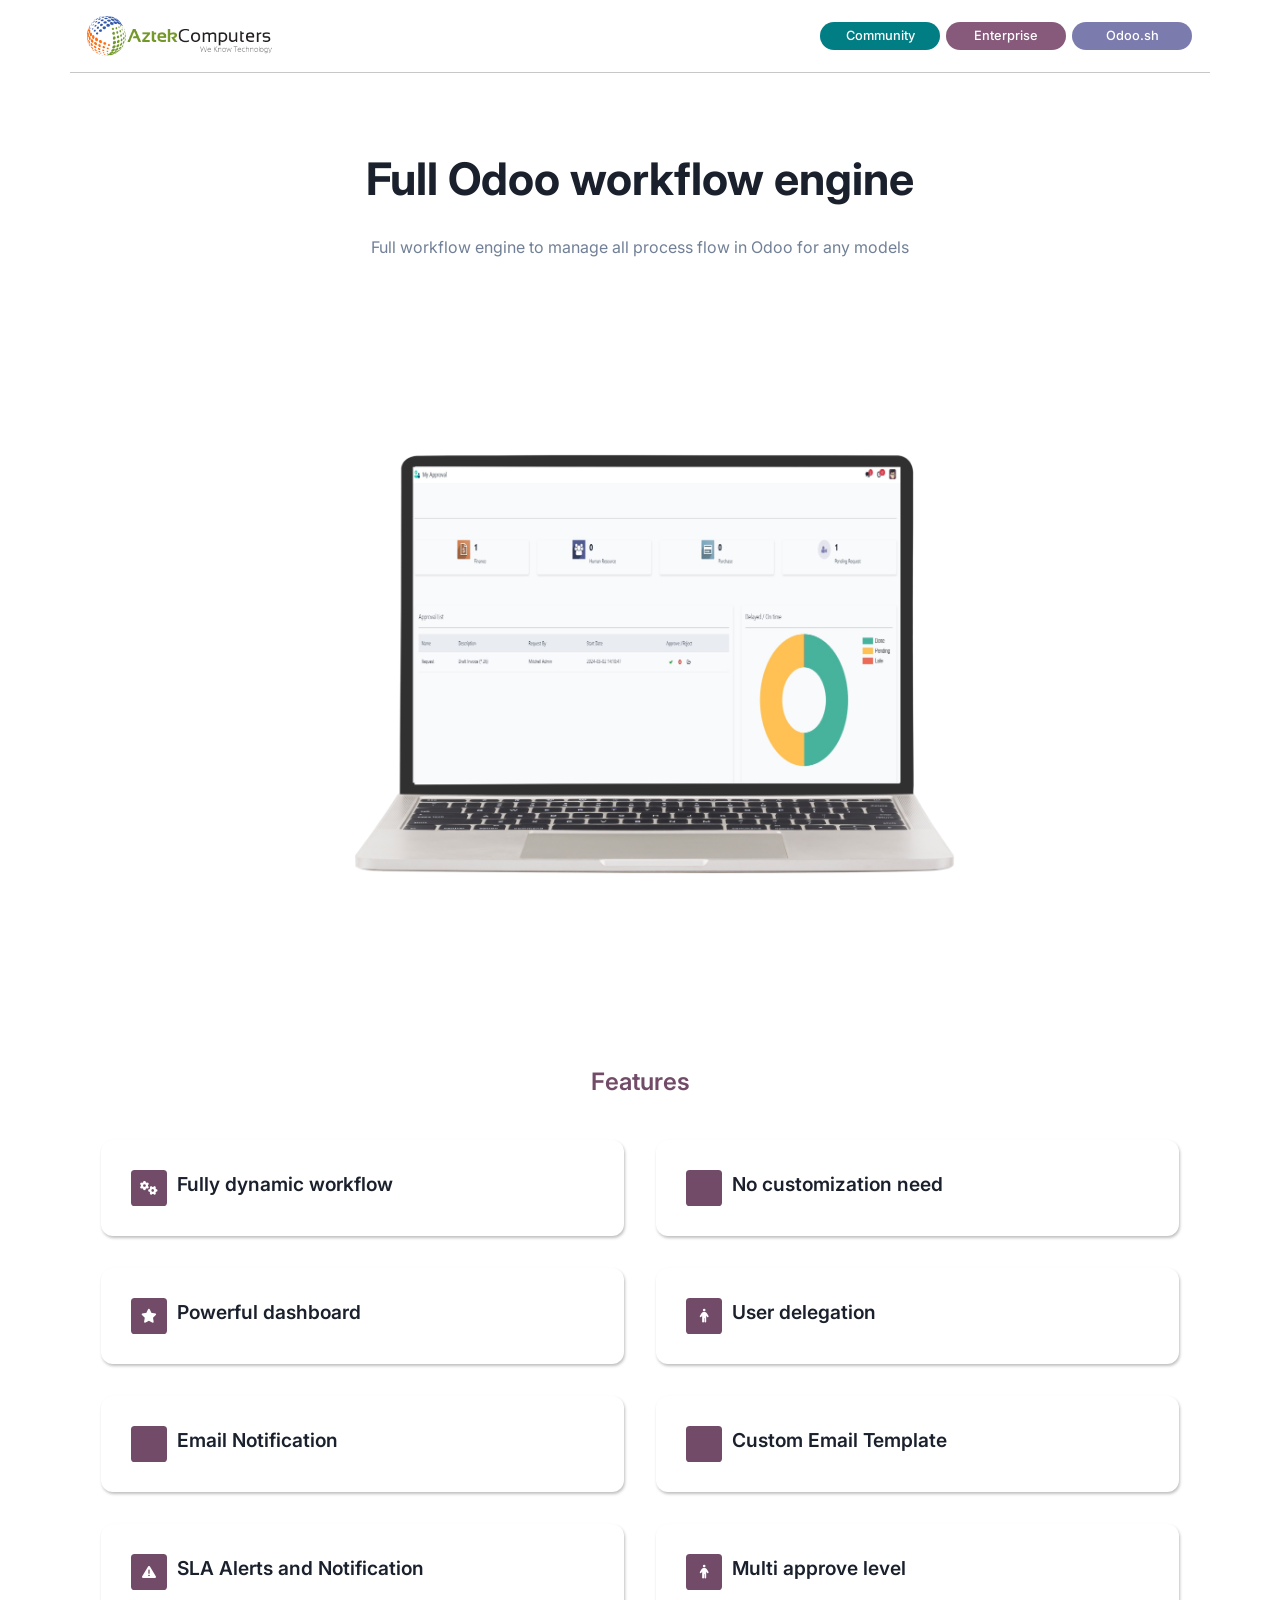
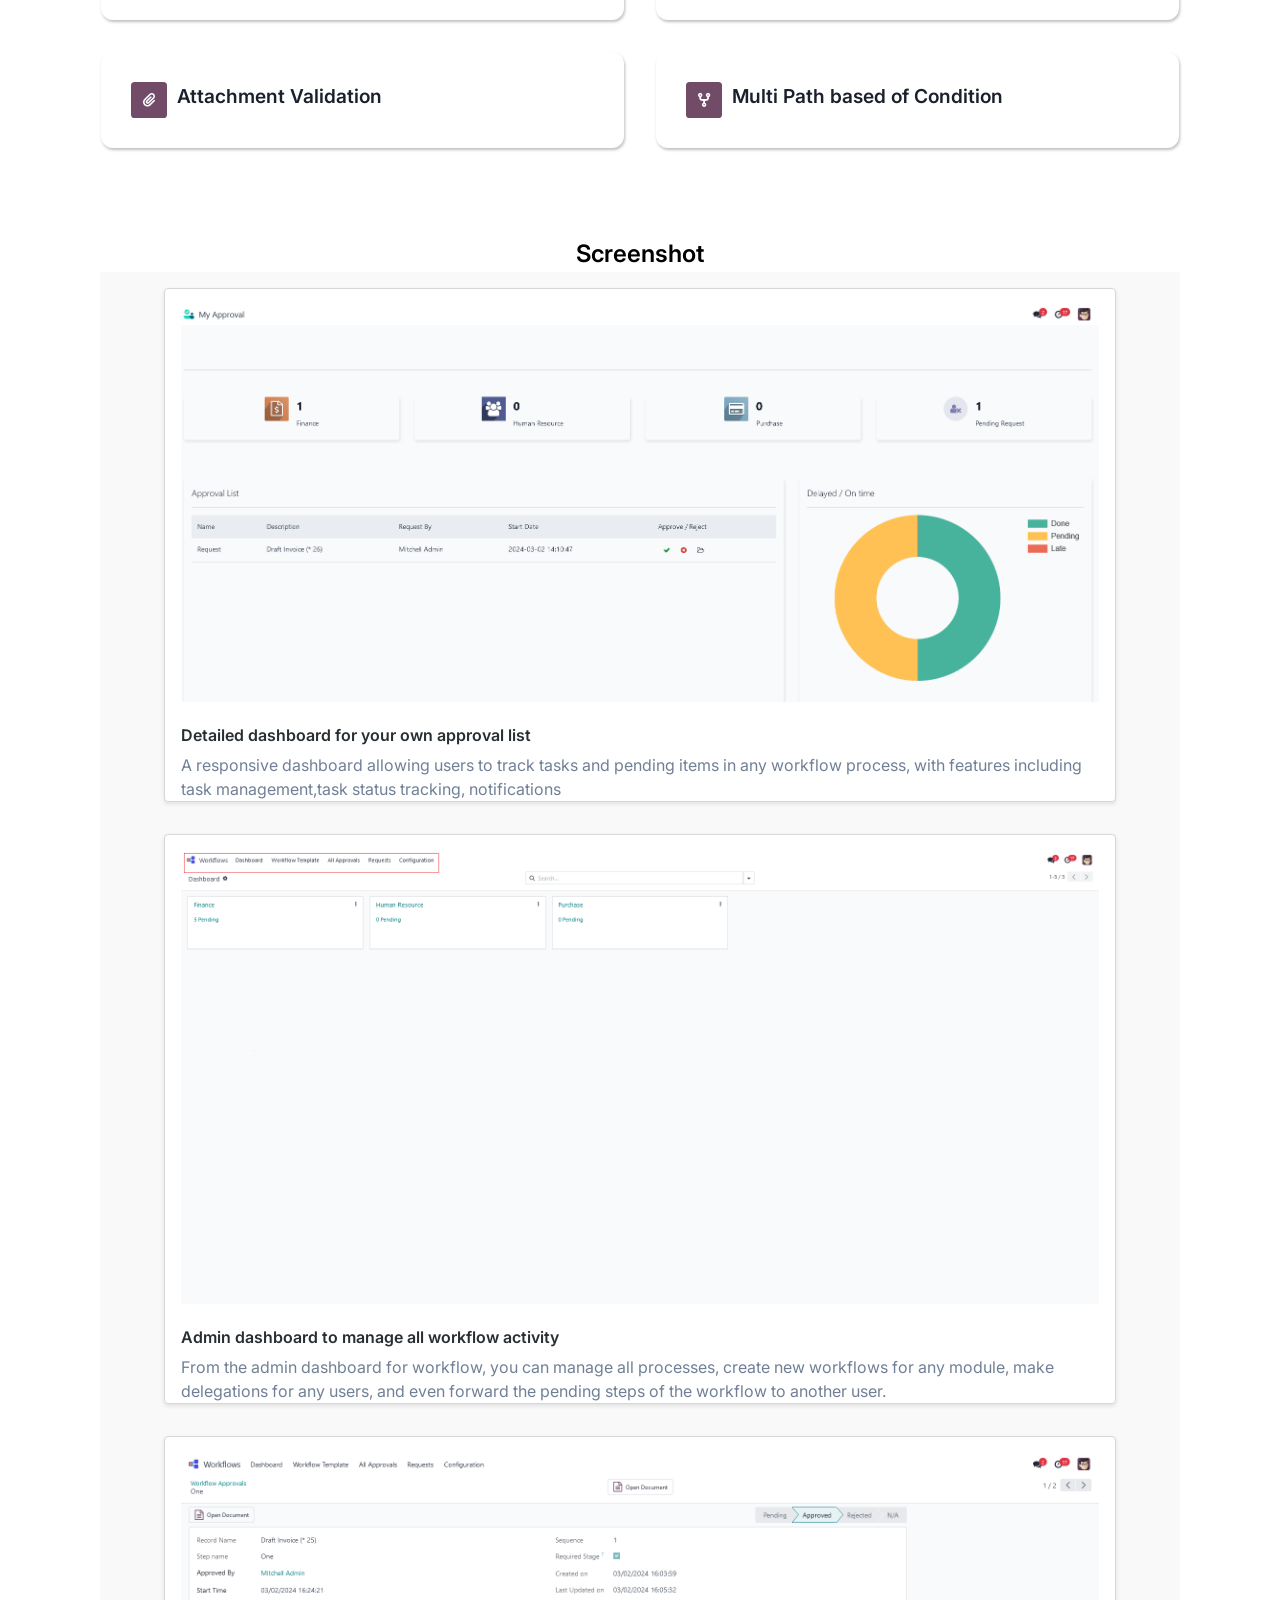
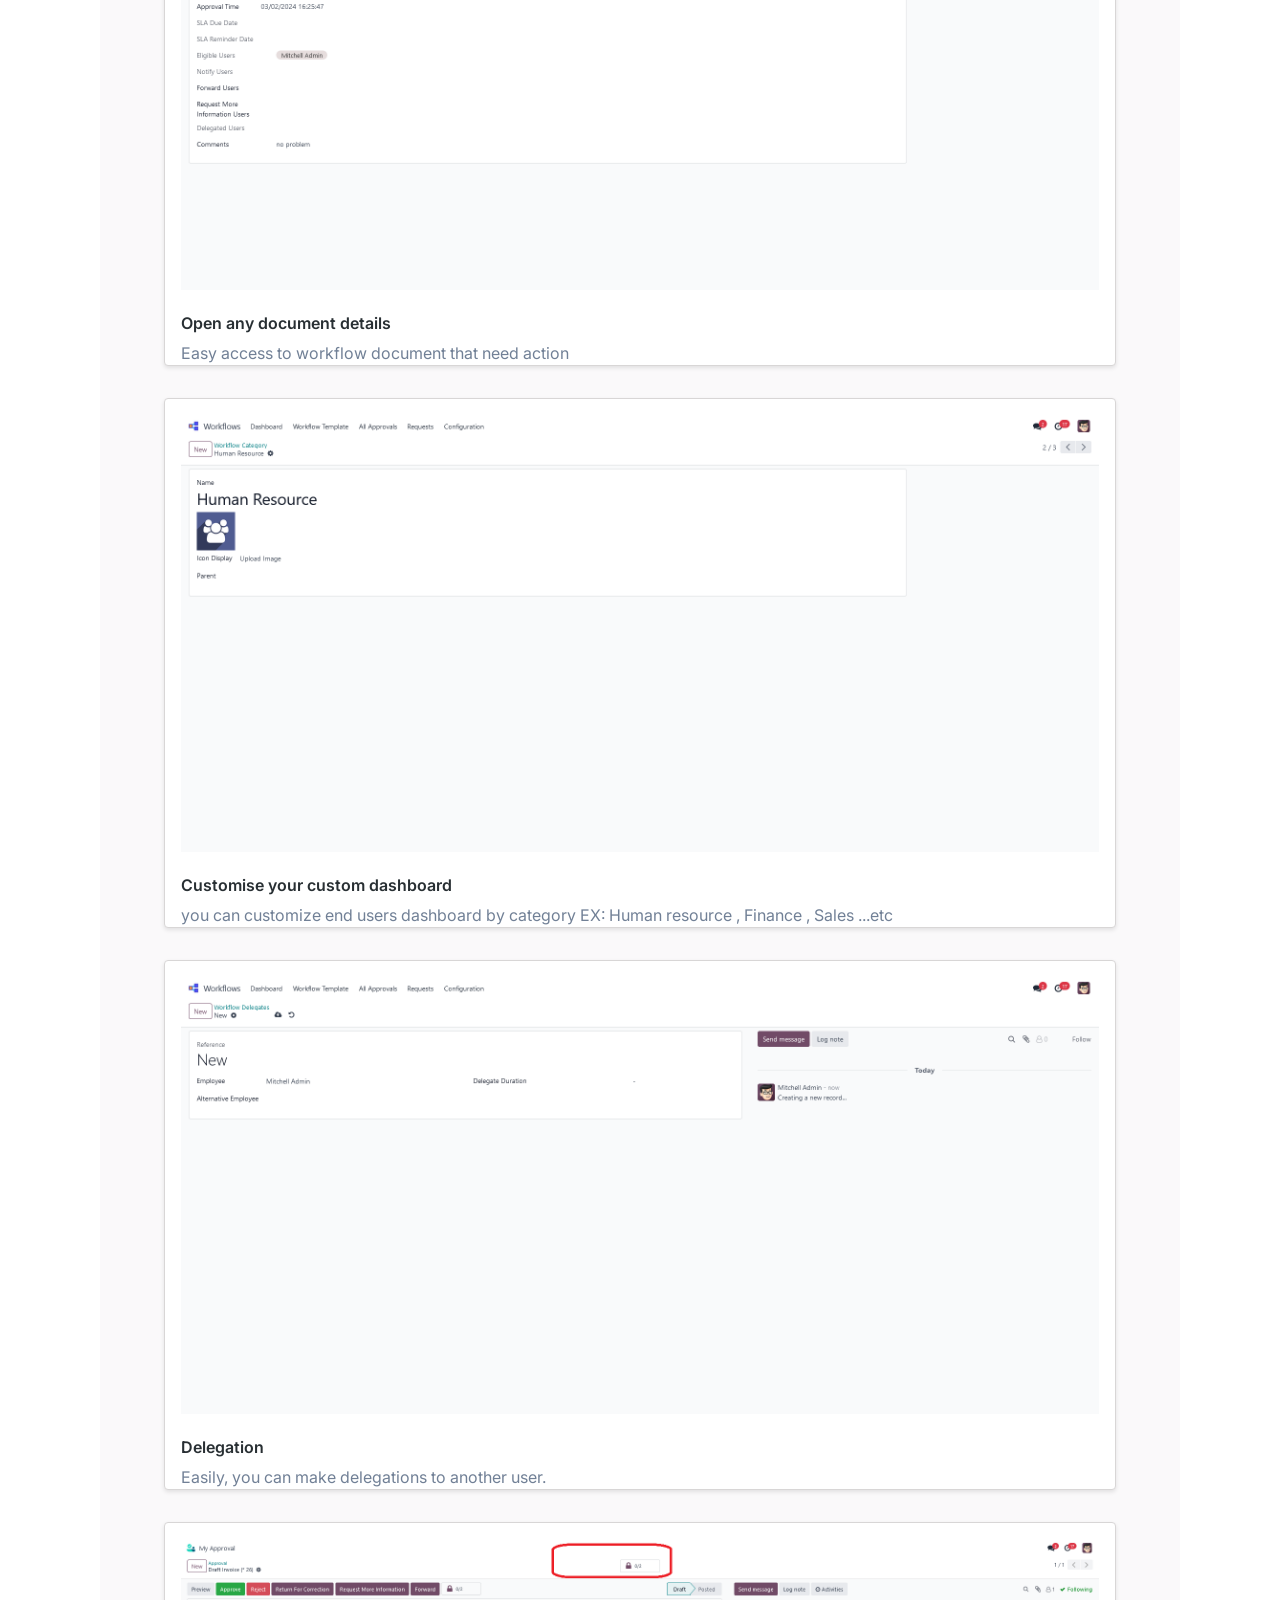
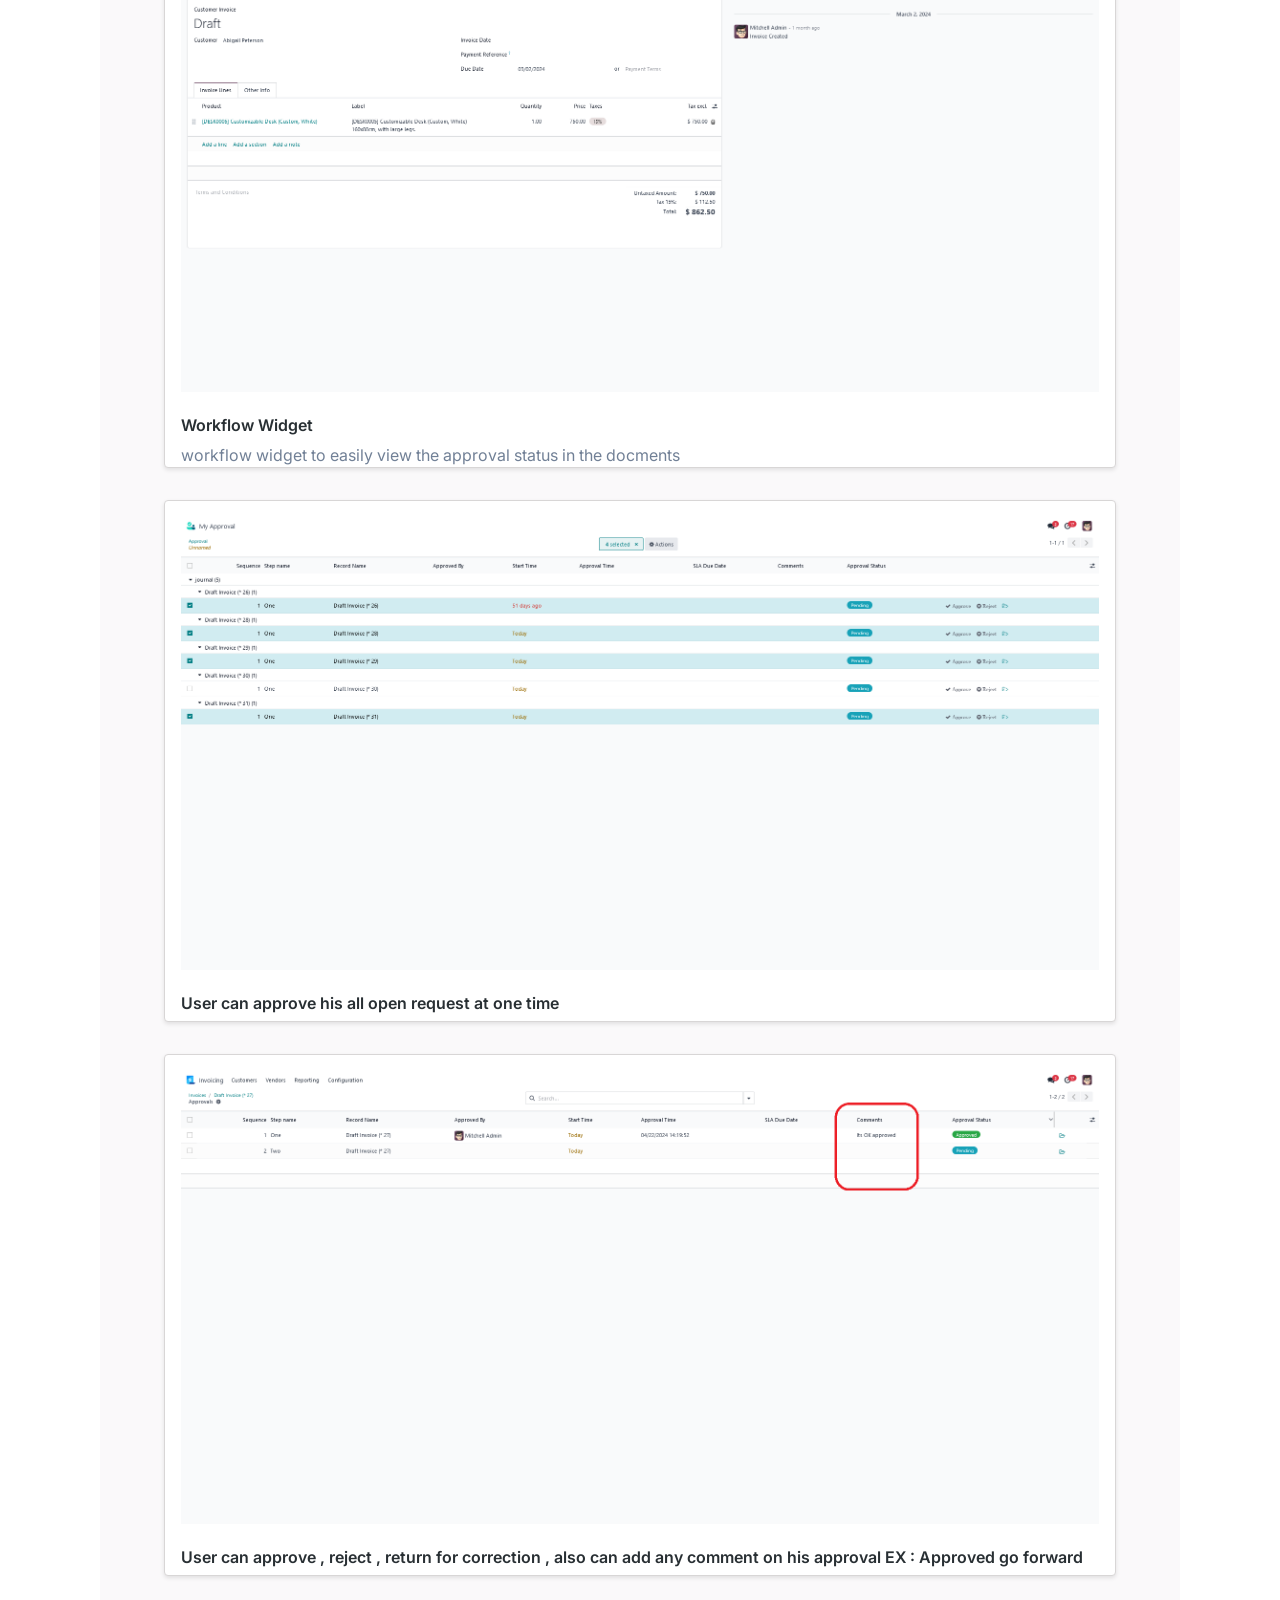
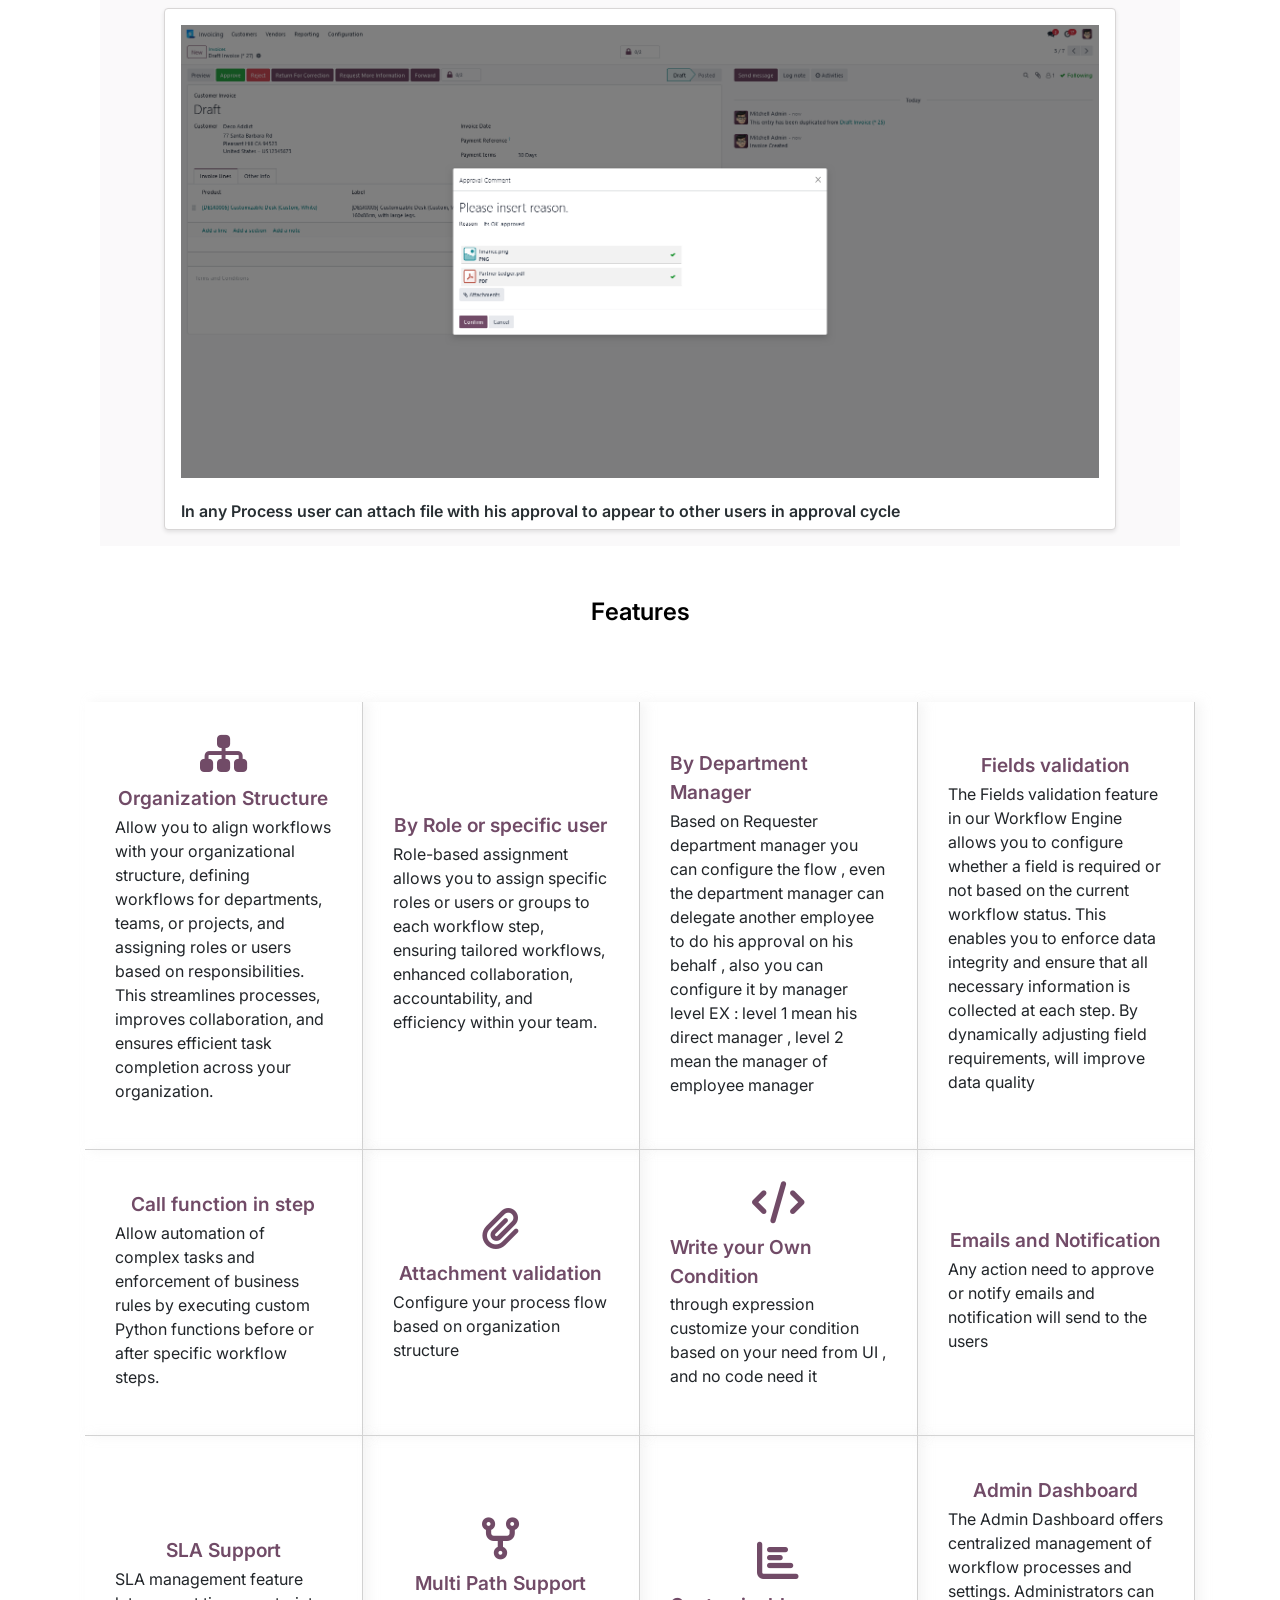
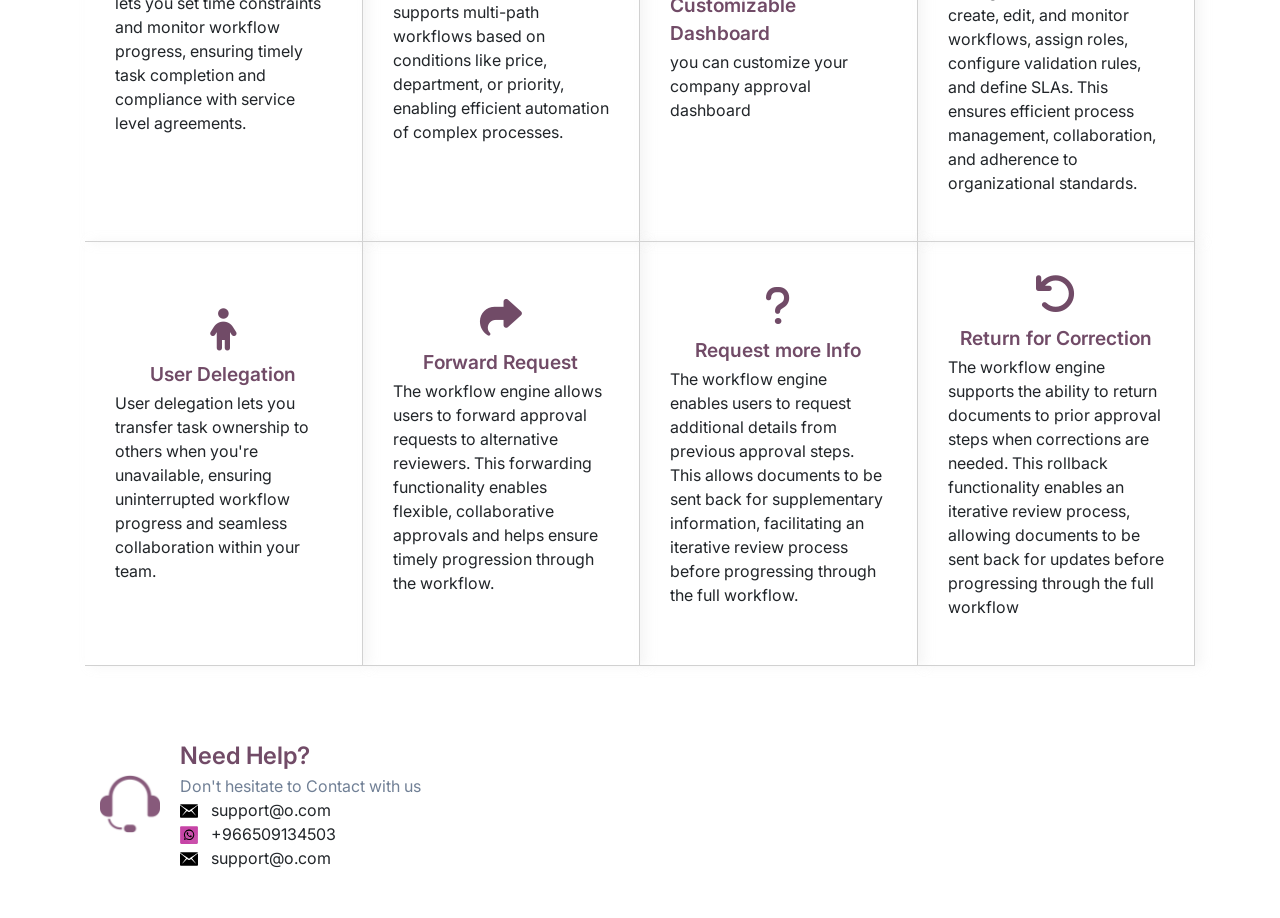
<file: base_workflow/static/description/index.html>
<!DOCTYPE html>
<html lang="en">

<head>
    <meta charset="UTF-8">
    <meta name="viewport" content="width=device-width, initial-scale=1.0">
    <title>Odoo App 3 Index</title>
    <!-- Bootstrap CSS -->
    <link rel="stylesheet"
          href="https://cdn.jsdelivr.net/npm/bootstrap@4.0.0/dist/css/bootstrap.min.css"
          integrity="sha384-Gn5384xqQ1aoWXA+058RXPxPg6fy4IWvTNh0E263XmFcJlSAwiGgFAW/dAiS6JXm"
          crossorigin="anonymous">
    <link rel="stylesheet"
          href="https://cdnjs.cloudflare.com/ajax/libs/font-awesome/6.2.1/css/all.min.css">
    <link rel="preconnect" href="https://fonts.googleapis.com">
    <link rel="preconnect" href="https://fonts.gstatic.com" crossorigin>
    <link href="https://fonts.googleapis.com/css2?family=Inter:wght@400;500;600;700;800&display=swap"
          rel="stylesheet">
</head>
<body>
<section>
    <div class="container"
         style="font-family: 'Inter', sans-serif !important;background-color: #fff !important;">
        <div class="row">
            <div class="col-sm-12 col-md-12 col-lg-12 d-flex justify-content-between flex-wrap align-items-sm-center"
                 style="border-bottom:1px solid rgba(0, 0, 0, 0.22)">
                <div class="my-3">
                    <img src="assets/misc/Logo.png"
                         style="width:auto !important; height:40px !important">
                </div>
                <div class="my-3 d-flex align-items-center">
                    <div class="text-center"
                         style="background-color:#017E84 !important;font-size: 0.8rem !important; color:#fff !important; font-weight:500 !important; padding:4px !important; margin:0 3px !important; border-radius:50px !important; min-width: 120px !important;">
                        Community
                    </div>
                    <div class="text-center"
                         style="background-color:#875A7B !important; color:#fff !important;font-size: 0.8rem !important; font-weight:500 !important; padding:4px !important; margin:0 3px !important; border-radius:50px !important;min-width: 120px !important;">
                        Enterprise
                    </div>
                    <div class="text-center"
                         style="background-color:#7C7BAD !important; color:#fff !important;font-size: 0.8rem !important; font-weight:500 !important; padding:4px !important; margin:0 3px !important; border-radius:50px !important; min-width: 120px !important;">
                        Odoo.sh
                    </div>
                </div>
            </div>
        </div>
        <div class="row">
            <div class="col-sm-12 col-md-12 col-lg-12 text-center d-flex align-items-center flex-column"
                 style="margin: 80px 0px !important;">
                <h1 style="font-size: 2.8rem;font-weight: 700; color:
                    #1A202C;">
                   Full Odoo workflow engine</h1>
                <p class="my-3 mb-4"
                   style="max-width: 80%; font-weight: 400 !important; line-height: 32px; color: #718096;">
                    Full workflow engine to manage all process flow in Odoo for any models
                </p>
                <div style="width: 80%; margin-top: 3rem;">
                    <img src="assets/screenshots/laptop_workflow.png"
                         class="img-responsive" width="100%" height="auto">
                </div>
            </div>
        </div>
        <div class="container mt-5 mb-5">
            <div class="col-lg-12 d-flex flex-column justify-content-center align-items-center mt-4">
                <p class="m-0"
                   style="font-weight: 600; font-size: 24px; color:#714b67 !important">
                    Features
                </p>
            </div>
            <div class="row py-4">
                <div class="col-md-6 col-sm-12 p-3">
                    <div class="d-flex   h-100" style="padding: 30px;border-radius: 12px;
                                    background: #FFF;
                                    box-shadow: 1px 2px 3px 0px rgba(0, 0, 0, 0.25); ">
                        <div style="width: 36px; height: 36px; border-radius: 10%; background: #714B67;
                                    display: flex; justify-content: center; align-items: center;
                                    margin-right: 10px; flex-shrink: 0;">
                            <i class="fa fa-cogs"
                               style="color: #fff;font-size:14px;"></i>
                        </div>
                        <div>
                            <p style="color: #1A202C;font-weight: 600;
                                      font-size: 1.2rem; margin-bottom: 2px;">
                                Fully dynamic workflow</p>
                        </div>
                    </div>
                </div>
                <div class="col-md-6 col-sm-12 p-3">
                    <div class="d-flex   h-100" style="padding: 30px;border-radius: 12px;
                                    background: #FFF;
                                    box-shadow: 1px 2px 3px 0px rgba(0, 0, 0, 0.25); ">
                        <div style="width: 36px; height: 36px; border-radius: 10%; background: #714B67;
                                    display: flex; justify-content: center; align-items: center;
                                    margin-right: 10px; flex-shrink: 0;">
                            <i class="fa fa-handshake-o"
                               style="color: #fff;font-size:14px;"></i>
                        </div>
                        <div>
                            <p style="color: #1A202C;font-weight: 600;
                                      font-size: 1.2rem; margin-bottom: 2px;">
                                No customization need
                            </p>
                        </div>
                    </div>
                </div>
                <div class="col-md-6 col-sm-12 p-3">
                    <div class="d-flex   h-100" style="padding: 30px;border-radius: 12px;
                                    background: #FFF;
                                    box-shadow: 1px 2px 3px 0px rgba(0, 0, 0, 0.25); ">
                        <div style="width: 36px; height: 36px; border-radius: 10%; background: #714B67;
                                    display: flex; justify-content: center; align-items: center;
                                    margin-right: 10px; flex-shrink: 0;">
                            <i class="fa fa-star"
                               style="color: #fff;font-size:14px;"></i>
                        </div>
                        <div>
                            <p style="color: #1A202C;font-weight: 600;
                                      font-size: 1.2rem; margin-bottom: 2px;">
                                Powerful dashboard
                                </p>
                        </div>
                    </div>
                </div>
                <div class="col-md-6 col-sm-12 p-3">
                    <div class="d-flex   h-100" style="padding: 30px;border-radius: 12px;
                                    background: #FFF;
                                    box-shadow: 1px 2px 3px 0px rgba(0, 0, 0, 0.25); ">
                        <div style="width: 36px; height: 36px; border-radius: 10%; background: #714B67;
                                    display: flex; justify-content: center; align-items: center;
                                    margin-right: 10px; flex-shrink: 0;">
                            <i class="fa fa-male"
                               style="color: #fff;font-size:14px;"></i>
                        </div>
                        <div>
                            <p style="color: #1A202C;font-weight: 600;
                                      font-size: 1.2rem; margin-bottom: 2px;">
                                User delegation</p>
                        </div>
                    </div>

                </div>
                <div class="col-md-6 col-sm-12 p-3">
                    <div class="d-flex   h-100" style="padding: 30px;border-radius: 12px;
                                    background: #FFF;
                                    box-shadow: 1px 2px 3px 0px rgba(0, 0, 0, 0.25); ">
                        <div style="width: 36px; height: 36px; border-radius: 10%; background: #714B67;
                                    display: flex; justify-content: center; align-items: center;
                                    margin-right: 10px; flex-shrink: 0;">
                            <i class="fa fa-envelope-o"
                               style="color: #fff;font-size:14px;"></i>
                        </div>
                        <div>
                            <p style="color: #1A202C;font-weight: 600;
                                      font-size: 1.2rem; margin-bottom: 2px;">
                                Email Notification</p>
                        </div>
                    </div>

                </div>
                <div class="col-md-6 col-sm-12 p-3">
                    <div class="d-flex   h-100" style="padding: 30px;border-radius: 12px;
                                    background: #FFF;
                                    box-shadow: 1px 2px 3px 0px rgba(0, 0, 0, 0.25); ">
                        <div style="width: 36px; height: 36px; border-radius: 10%; background: #714B67;
                                    display: flex; justify-content: center; align-items: center;
                                    margin-right: 10px; flex-shrink: 0;">
                            <i class="fa fa-envelope-o"
                               style="color: #fff;font-size:14px;"></i>
                        </div>
                        <div>
                            <p style="color: #1A202C;font-weight: 600;
                                      font-size: 1.2rem; margin-bottom: 2px;">
                                Custom Email Template</p>
                        </div>
                    </div>

                </div>
                <div class="col-md-6 col-sm-12 p-3">
                    <div class="d-flex   h-100" style="padding: 30px;border-radius: 12px;
                                    background: #FFF;
                                    box-shadow: 1px 2px 3px 0px rgba(0, 0, 0, 0.25); ">
                        <div style="width: 36px; height: 36px; border-radius: 10%; background: #714B67;
                                    display: flex; justify-content: center; align-items: center;
                                    margin-right: 10px; flex-shrink: 0;">
                            <i class="fa fa-exclamation-triangle"
                               style="color: #fff;font-size:14px;"></i>
                        </div>
                        <div>
                            <p style="color: #1A202C;font-weight: 600;
                                      font-size: 1.2rem; margin-bottom: 2px;">
                                SLA Alerts and Notification</p>
                        </div>
                    </div>

                </div>
                <div class="col-md-6 col-sm-12 p-3">
                    <div class="d-flex   h-100" style="padding: 30px;border-radius: 12px;
                                    background: #FFF;
                                    box-shadow: 1px 2px 3px 0px rgba(0, 0, 0, 0.25); ">
                        <div style="width: 36px; height: 36px; border-radius: 10%; background: #714B67;
                                    display: flex; justify-content: center; align-items: center;
                                    margin-right: 10px; flex-shrink: 0;">
                            <i class="fa fa-male"
                               style="color: #fff;font-size:14px;"></i>
                        </div>
                        <div>
                            <p style="color: #1A202C;font-weight: 600;
                                      font-size: 1.2rem; margin-bottom: 2px;">
                                Multi approve level</p>
                        </div>
                    </div>
                </div>
                <div class="col-md-6 col-sm-12 p-3">
                    <div class="d-flex   h-100" style="padding: 30px;border-radius: 12px;
                                    background: #FFF;
                                    box-shadow: 1px 2px 3px 0px rgba(0, 0, 0, 0.25); ">
                        <div style="width: 36px; height: 36px; border-radius: 10%; background: #714B67;
                                    display: flex; justify-content: center; align-items: center;
                                    margin-right: 10px; flex-shrink: 0;">
                            <i class="fa fa-paperclip"
                               style="color: #fff;font-size:14px;"></i>
                        </div>
                        <div>
                            <p style="color: #1A202C;font-weight: 600;
                                      font-size: 1.2rem; margin-bottom: 2px;">
                                Attachment Validation</p>
                        </div>
                    </div>
                </div>
                                <div class="col-md-6 col-sm-12 p-3">
                    <div class="d-flex   h-100" style="padding: 30px;border-radius: 12px;
                                    background: #FFF;
                                    box-shadow: 1px 2px 3px 0px rgba(0, 0, 0, 0.25); ">
                        <div style="width: 36px; height: 36px; border-radius: 10%; background: #714B67;
                                    display: flex; justify-content: center; align-items: center;
                                    margin-right: 10px; flex-shrink: 0;">
                            <i class="fa fa-code-fork"
                               style="color: #fff;font-size:14px;"></i>
                        </div>
                        <div>
                            <p style="color: #1A202C;font-weight: 600;
                                      font-size: 1.2rem; margin-bottom: 2px;">
                                Multi Path based of Condition</p>
                        </div>
                    </div>
                </div>
            </div>
        </div>
        <div class="container rounded">
            <div class="container mt-5">
                <div class="col-lg-12 d-flex flex-column justify-content-center align-items-center mt-5">
                    <p class="m-0"
                       style="font-weight: 600; font-size: 24px; color:#000 !important">
                        Screenshot</p>
                </div>
            </div>
            <div class="tab-content"
                 style="background-color: rgba(121, 113, 119, 0.04);">
                <div id="tab1" class="tab-pane fade in active show">
                    <div class="col-lg-12 py-2"
                         style="padding: 1rem 4rem !important;">
                        <div
                                style="border: 1px solid #d8d6d6; border-radius: 4px; background: #fff; box-shadow: 0 2px 4px rgba(0, 0, 0, 0.1);">
                            <div class="row justify-content-center p-3 w-100 m-0">
                                <img src="assets/screenshots/1.png"
                                     class="img-responsive" width="100%"
                                     height="auto">
                            </div>
                            <div class="px-3">
                                <h4 class="mt-2"
                                    style=" font-weight:600 !important; color:#282F33 !important; font-size:1.0rem !important">
                                    Detailed dashboard for your own approval list</h4>
                                <p class="m-0" style="color:#718096">
                                    A responsive dashboard allowing users to track tasks and pending items in any workflow process, with features including task management,task status tracking, notifications
                                </p>
                            </div>
                        </div>
                    </div>
                    <div class="col-lg-12 py-2"
                         style="padding: 1rem 4rem !important;">
                        <div
                                style="border: 1px solid #d8d6d6; border-radius: 4px;  background: #fff; box-shadow: 0 2px 4px rgba(0, 0, 0, 0.1);">
                            <div class="row justify-content-center p-3 w-100 m-0">
                                <img src="assets/screenshots/2.png"
                                     class="img-responsive" width="100%"
                                     height="auto">
                            </div>
                            <div class="px-3">
                                <h4 class="mt-2"
                                    style=" font-weight:600 !important; color:#282F33 !important; font-size:1.0rem !important">
                                    Admin dashboard to manage all workflow activity</h4>
                                <p class="m-0" style="color:#718096">
                                   From the admin dashboard for workflow, you can manage all processes, create new workflows for any module, make delegations for any users, and even forward the pending steps of the workflow to another user.

                                </p>
                            </div>
                        </div>
                    </div>
                    <div class="col-lg-12 py-2"
                         style="padding: 1rem 4rem !important;">
                        <div
                                style="border: 1px solid #d8d6d6; border-radius: 4px;  background: #fff; box-shadow: 0 2px 4px rgba(0, 0, 0, 0.1);">
                            <div class="row justify-content-center p-3 w-100 m-0">
                                <img src="assets/screenshots/3.png"
                                     class="img-responsive" width="100%"
                                     height="auto">
                            </div>
                            <div class="px-3">
                                <h4 class="mt-2"
                                    style=" font-weight:600 !important; color:#282F33 !important; font-size:1.0rem !important">
                                Open any document details
                                </h4>
                                <p class="m-0" style="color:#718096">
                                    Easy access to workflow document that need action
                                </p>
                            </div>
                        </div>
                    </div>
                    <div class="col-lg-12 py-2"
                         style="padding: 1rem 4rem !important;">
                        <div
                                style="border: 1px solid #d8d6d6; border-radius: 4px;  background: #fff; box-shadow: 0 2px 4px rgba(0, 0, 0, 0.1);">
                            <div class="row justify-content-center p-3 w-100 m-0">
                                <img src="assets/screenshots/4.png"
                                     class="img-responsive" width="100%"
                                     height="auto">
                            </div>
                            <div class="px-3">
                                <h4 class="mt-2"
                                    style=" font-weight:600 !important; color:#282F33 !important; font-size:1.0rem !important">
                                    Customise your custom dashboard</h4>
                                <p class="m-0" style="color:#718096">
                                    you can customize end users dashboard by category EX: Human resource , Finance , Sales  ...etc
                                </p>
                            </div>
                        </div>
                    </div>
                    <div class="col-lg-12 py-2"
                         style="padding: 1rem 4rem !important;">
                        <div
                                style="border: 1px solid #d8d6d6; border-radius: 4px;  background: #fff; box-shadow: 0 2px 4px rgba(0, 0, 0, 0.1);">
                            <div class="row justify-content-center p-3 w-100 m-0">
                                <img src="assets/screenshots/5.png"
                                     class="img-responsive" width="100%"
                                     height="auto">
                            </div>
                            <div class="px-3">
                                <h4 class="mt-2"
                                    style=" font-weight:600 !important; color:#282F33 !important; font-size:1.0rem !important">
                                    Delegation</h4>
                                <p class="m-0" style="color:#718096">
                                    Easily, you can make delegations to another user.
                                </p>
                            </div>
                        </div>
                    </div>
                    <div class="col-lg-12 py-2"
                         style="padding: 1rem 4rem !important;">
                        <div
                                style="border: 1px solid #d8d6d6; border-radius: 4px;  background: #fff; box-shadow: 0 2px 4px rgba(0, 0, 0, 0.1);">
                            <div class="row justify-content-center p-3 w-100 m-0">
                                <img src="assets/screenshots/6.png"
                                     class="img-responsive" width="100%"
                                     height="auto">
                            </div>
                            <div class="px-3">
                                <h4 class="mt-2"
                                    style=" font-weight:600 !important; color:#282F33 !important; font-size:1.0rem !important">
                                    Workflow Widget</h4>
                                <p class="m-0" style="color:#718096">
                                    workflow widget to easily view the approval status in the docments
                                </p>
                            </div>
                        </div>
                    </div>

                    <div class="col-lg-12 py-2"
                         style="padding: 1rem 4rem !important;">
                        <div
                                style="border: 1px solid #d8d6d6; border-radius: 4px;  background: #fff; box-shadow: 0 2px 4px rgba(0, 0, 0, 0.1);">
                            <div class="row justify-content-center p-3 w-100 m-0">
                                <img src="assets/screenshots/7.png"
                                     class="img-responsive" width="100%"
                                     height="auto">
                            </div>
                            <div class="px-3">
                                <h4 class="mt-2"
                                    style=" font-weight:600 !important; color:#282F33 !important; font-size:1.0rem !important">
                                   User can approve his all open request at one time</h4>
                            </div>
                        </div>
                    </div>
                    <div class="col-lg-12 py-2"
                         style="padding: 1rem 4rem !important;">
                        <div
                                style="border: 1px solid #d8d6d6; border-radius: 4px;  background: #fff; box-shadow: 0 2px 4px rgba(0, 0, 0, 0.1);">
                            <div class="row justify-content-center p-3 w-100 m-0">
                                <img src="assets/screenshots/8.png"
                                     class="img-responsive" width="100%"
                                     height="auto">
                            </div>
                            <div class="px-3">
                                <h4 class="mt-2"
                                    style=" font-weight:600 !important; color:#282F33 !important; font-size:1.0rem !important">
                                    User can approve , reject , return for correction , also can add any comment on his approval EX : Approved go forward </h4>
                            </div>
                        </div>
                    </div>
                    <div class="col-lg-12 py-2"
                         style="padding: 1rem 4rem !important;">
                        <div
                                style="border: 1px solid #d8d6d6; border-radius: 4px;  background: #fff; box-shadow: 0 2px 4px rgba(0, 0, 0, 0.1);">
                            <div class="row justify-content-center p-3 w-100 m-0">
                                <img src="assets/screenshots/9.png"
                                     class="img-responsive" width="100%"
                                     height="auto">
                            </div>
                            <div class="px-3">
                                <h2 class="mt-2"
                                    style=" font-weight:600 !important; color:#282F33 !important; font-size:1.0rem !important">
                                    In any Process user can attach file with his approval to appear to other users in approval cycle </h2>
                            </div>
                        </div>
                    </div>
                </div>
                <div id="tab2" class="tab-pane fade">
                    <div class="col-mg-12" style="padding: 1rem 4rem;">
                        <ul style="list-style: none; padding: 1rem 0;font-weight: 500;">
                            <li class="py-3"
                                style="font-weight: 500;background-color: #fff; border-radius: 4px; padding: 1rem; margin-bottom: 1rem; box-shadow: 0 2px 4px rgba(0, 0, 0, 0.1);">
                                    <span style="margin-right: 12px;"><img
                                            src="assets/misc/star (1) 2.svg"
                                            alt=""
                                            width="16px"></span>Activity
                                monitoring.
                            </li>
                            <li class="py-3"
                                style="font-weight: 500;background-color: #fff; border-radius: 4px; padding: 1rem; margin-bottom: 1rem; box-shadow: 0 2px 4px rgba(0, 0, 0, 0.1);">
                                    <span style="margin-right: 12px;"><img
                                            src="assets/misc/star (1) 2.svg"
                                            alt=""
                                            width="16px"></span>Year to
                                Date
                                bar graphTarget Field in User Settings.
                            </li>
                            <li class="py-3"
                                style="font-weight: 500;background-color: #fff; border-radius: 4px; padding: 1rem; margin-bottom: 1rem; box-shadow: 0 2px 4px rgba(0, 0, 0, 0.1);">
                                    <span style="margin-right: 12px;"><img
                                            src="assets/misc/star (1) 2.svg"
                                            alt=""
                                            width="16px"></span>Top deals
                                and
                                Monthly revenue goals.
                            </li>
                            <li class="py-3"
                                style="font-weight: 500;background-color: #fff; border-radius: 4px; padding: 1rem; margin-bottom: 1rem; box-shadow: 0 2px 4px rgba(0, 0, 0, 0.1);">
                                    <span style="margin-right: 12px;"><img
                                            src="assets/misc/star (1) 2.svg"
                                            alt=""
                                            width="16px"></span>The users
                                will
                                have different authorization based on
                                the employment level.
                            </li>

                        </ul>
                    </div>
                </div>
                <div id="tab3" class="tab-pane fade">
                    <div class="col-mg-12 active" style="padding: 1rem 4rem;">
                        <div class="py-3"
                             style="font-weight: 500;background-color: #fff; border-radius: 4px; padding: 1rem; box-shadow: 0 2px 4px rgba(0, 0, 0, 0.1);">
                            <div class="d-flex mb-3"
                                 style="font-size: 0.8rem; font-weight: 500;"><span>Version
                                        17.0.1.0.0</span><span
                                    class="px-2">|</span><span
                                    style="color: #714B67;font-weight: 600;">Released on:28th Dec 2023</span>
                            </div>
                            <p class="m-0"
                               style=" color:#718096!important; font-size:1rem !important;line-height: 28px;">
                                Initial Commit for workflow dashboard.</p>
                        </div>
                    </div>
                </div>
            </div>
        </div>

        <div class="container mt-5">
            <div class="col-lg-12 d-flex flex-column justify-content-center align-items-center mt-4">
                <p class="m-0"
                   style="font-weight: 600; font-size: 24px; color:#000 !important">
                    Features
                   </p>

            </div>
        </div>
        <div class="container">
            <div class="row my-5 py-4">
                <div class="col-md-3 col-sm-6 p-0">
                    <div class="d-flex flex-column h-100 justify-content-center align-items-center"
                         style="border-right: 1px solid rgb(209, 209, 209); border-bottom: 1px solid  rgb(209, 209, 209); padding: 30px; box-shadow: 6px 0 10px rgba(228, 227, 227, 0.373);">
                        <i class="fa fa-sitemap" style="font-size:42px;color: #714B67;"></i>

                        <p style="color: #714B67;font-weight: 600; margin-top: 10px;
                           font-size: 1.2rem; margin-bottom: 2px;">Organization Structure</p>
                        <p>Allow you to align workflows with your organizational structure, defining workflows for departments, teams, or projects, and assigning roles or users based on responsibilities. This streamlines processes, improves collaboration, and ensures efficient task completion across your organization.</p>
                    </div>
                </div>
                <div class="col-md-3 col-sm-6 p-0">
                    <div class="d-flex flex-column h-100 justify-content-center align-items-center"
                         style="border-right: 1px solid rgb(209, 209, 209); border-bottom: 1px solid  rgb(209, 209, 209); padding: 30px; box-shadow: 6px 0 10px rgba(228, 227, 227, 0.373);">
                        <i class="fa fa-user-o" style="font-size:42px;color: #714B67;"></i>

                        <p style="color: #714B67;font-weight: 600; margin-top: 10px;
                           font-size: 1.2rem; margin-bottom: 2px;">By Role or specific user</p>
                        <p>Role-based assignment allows you to assign specific roles or users or groups to each workflow step, ensuring tailored workflows, enhanced collaboration, accountability, and efficiency within your team.</p>
                    </div>
                </div>
                <div class="col-md-3 col-sm-6 p-0">
                    <div class="d-flex flex-column h-100 justify-content-center align-items-center"
                         style="border-right: 1px solid rgb(209, 209, 209); border-bottom: 1px solid  rgb(209, 209, 209); padding: 30px; box-shadow: 6px 0 10px rgba(228, 227, 227, 0.373);">
                        <i class="fa fa-building-o" style="font-size:42px;color: #714B67;"></i>

                        <p style="color: #714B67;font-weight: 600; margin-top: 10px;
                           font-size: 1.2rem; margin-bottom: 2px;">By Department Manager</p>

                        <p>Based on Requester department manager you can configure the flow ,  even the department manager can delegate another employee to do his approval on his behalf , also you can configure it by manager level
                            EX : level 1 mean his direct manager ,          level 2 mean the manager of employee manager</p>
                    </div>
                </div>
                <div class="col-md-3 col-sm-6 p-0">
                    <div class="d-flex flex-column h-100 justify-content-center align-items-center"
                         style="border-right: 1px solid rgb(209, 209, 209); border-bottom: 1px solid  rgb(209, 209, 209); padding: 30px; box-shadow: 6px 0 10px rgba(228, 227, 227, 0.373);">
                        <i class="fa fa-check-square-o" style="font-size:42px;color: #714B67;"></i>

                        <p style="color: #714B67;font-weight: 600; margin-top: 10px;
                           font-size: 1.2rem; margin-bottom: 2px;">Fields validation</p>
                        <p>The Fields validation feature in our Workflow Engine allows you to configure whether a field is required or not based on the current workflow status. This enables you to enforce data integrity and ensure that all necessary information is collected at each step. By dynamically adjusting field requirements, will improve data quality</p>
                    </div>
                </div>
                <div class="col-md-3 col-sm-6 p-0">
                    <div class="d-flex flex-column h-100 justify-content-center align-items-center"
                         style="border-right: 1px solid rgb(209, 209, 209); border-bottom: 1px solid  rgb(209, 209, 209); padding: 30px; box-shadow: 6px 0 10px rgba(228, 227, 227, 0.373);">
                        <i class="fa fa-file-code-o" style="font-size:42px;color: #714B67;"></i>

                        <p style="color: #714B67;font-weight: 600; margin-top: 10px;
                           font-size: 1.2rem; margin-bottom: 2px;">Call function in step</p>
                        <p>Allow automation of complex tasks and enforcement of business rules by executing custom Python functions before or after specific workflow steps.</p>
                    </div>
                </div>
                <div class="col-md-3 col-sm-6 p-0">
                    <div class="d-flex flex-column h-100 justify-content-center align-items-center"
                         style="border-right: 1px solid rgb(209, 209, 209); border-bottom: 1px solid  rgb(209, 209, 209); padding: 30px; box-shadow: 6px 0 10px rgba(228, 227, 227, 0.373);">
                        <i class="fa fa-paperclip" style="font-size:42px;color: #714B67;"></i>

                        <p style="color: #714B67;font-weight: 600; margin-top: 10px;
                           font-size: 1.2rem; margin-bottom: 2px;">Attachment validation</p>
                        <p>Configure your process flow based on organization structure</p>
                    </div>
                </div>
                <div class="col-md-3 col-sm-6 p-0">
                    <div class="d-flex flex-column h-100 justify-content-center align-items-center"
                         style="border-right: 1px solid rgb(209, 209, 209); border-bottom: 1px solid  rgb(209, 209, 209); padding: 30px; box-shadow: 6px 0 10px rgba(228, 227, 227, 0.373);">
                        <i class="fa fa-code" style="font-size:42px;color: #714B67;"></i>

                        <p style="color: #714B67;font-weight: 600; margin-top: 10px;
                           font-size: 1.2rem; margin-bottom: 2px;">Write your Own Condition</p>
                        <p>through  expression customize your condition based on your need from UI , and no code need it </p>
                    </div>
                </div>
                 <div class="col-md-3 col-sm-6 p-0">
                    <div class="d-flex flex-column h-100 justify-content-center align-items-center"
                         style="border-right: 1px solid rgb(209, 209, 209); border-bottom: 1px solid  rgb(209, 209, 209); padding: 30px; box-shadow: 6px 0 10px rgba(228, 227, 227, 0.373);">
                        <i class="fa fa-envelope-o " style="font-size:42px;color: #714B67;"></i>

                        <p style="color: #714B67;font-weight: 600; margin-top: 10px;
                           font-size: 1.2rem; margin-bottom: 2px;">Emails and Notification</p>
                        <p>Any action need to approve or notify emails and notification will send to the users</p>
                    </div>
                </div>
                <div class="col-md-3 col-sm-6 p-0">
                    <div class="d-flex flex-column h-100 justify-content-center align-items-center"
                         style="border-right: 1px solid rgb(209, 209, 209); border-bottom: 1px solid  rgb(209, 209, 209); padding: 30px; box-shadow: 6px 0 10px rgba(228, 227, 227, 0.373);">
                        <i class="fa fa-clock-o" style="font-size:42px;color: #714B67;"></i>

                        <p style="color: #714B67;font-weight: 600; margin-top: 10px;
                           font-size: 1.2rem; margin-bottom: 2px;">SLA Support</p>
                        <p>SLA management feature lets you set time constraints and monitor workflow progress, ensuring timely task completion and compliance with service level agreements.</p>
                    </div>
                </div>
                <div class="col-md-3 col-sm-6 p-0">
                    <div class="d-flex flex-column h-100 justify-content-center align-items-center"
                         style="border-right: 1px solid rgb(209, 209, 209); border-bottom: 1px solid  rgb(209, 209, 209); padding: 30px; box-shadow: 6px 0 10px rgba(228, 227, 227, 0.373);">
                        <i class="fa fa-code-fork" style="font-size:42px;color: #714B67;"></i>

                        <p style="color: #714B67;font-weight: 600; margin-top: 10px;
                           font-size: 1.2rem; margin-bottom: 2px;">Multi Path Support</p>
                        <p> supports multi-path workflows based on conditions like price, department, or priority, enabling efficient automation of complex processes.</p>
                    </div>
                </div>
                <div class="col-md-3 col-sm-6 p-0">
                    <div class="d-flex flex-column h-100 justify-content-center align-items-center"
                         style="border-right: 1px solid rgb(209, 209, 209); border-bottom: 1px solid  rgb(209, 209, 209); padding: 30px; box-shadow: 6px 0 10px rgba(228, 227, 227, 0.373);">
                        <i class="fa fa-bar-chart" style="font-size:42px;color: #714B67;"></i>

                        <p style="color: #714B67;font-weight: 600; margin-top: 10px;
                           font-size: 1.2rem; margin-bottom: 2px;">Customizable Dashboard</p>
                        <p>you can customize your company approval dashboard</p>
                    </div>
                </div>
                 <div class="col-md-3 col-sm-6 p-0">
                    <div class="d-flex flex-column h-100 justify-content-center align-items-center"
                         style="border-right: 1px solid rgb(209, 209, 209); border-bottom: 1px solid  rgb(209, 209, 209); padding: 30px; box-shadow: 6px 0 10px rgba(228, 227, 227, 0.373);">
                        <i class="fa fa-newspaper-o" style="font-size:42px;color: #714B67;"></i>

                        <p style="color: #714B67;font-weight: 600; margin-top: 10px;
                           font-size: 1.2rem; margin-bottom: 2px;">Admin Dashboard</p>
                        <p>The Admin Dashboard offers centralized management of workflow processes and settings. Administrators can create, edit, and monitor workflows, assign roles, configure validation rules, and define SLAs. This ensures efficient process management, collaboration, and adherence to organizational standards.</p>
                    </div>
                </div>
                <div class="col-md-3 col-sm-6 p-0">
                    <div class="d-flex flex-column h-100 justify-content-center align-items-center"
                         style="border-right: 1px solid rgb(209, 209, 209); border-bottom: 1px solid  rgb(209, 209, 209); padding: 30px; box-shadow: 6px 0 10px rgba(228, 227, 227, 0.373);">
                        <i class="fa fa-child" style="font-size:42px;color: #714B67;"></i>

                        <p style="color: #714B67;font-weight: 600; margin-top: 10px;
                           font-size: 1.2rem; margin-bottom: 2px;">User Delegation</p>
                        <p>User delegation lets you transfer task ownership to others when you're unavailable, ensuring uninterrupted workflow progress and seamless collaboration within your team.</p>
                    </div>
                </div>
                <div class="col-md-3 col-sm-6 p-0">
                    <div class="d-flex flex-column h-100 justify-content-center align-items-center"
                         style="border-right: 1px solid rgb(209, 209, 209); border-bottom: 1px solid  rgb(209, 209, 209); padding: 30px; box-shadow: 6px 0 10px rgba(228, 227, 227, 0.373);">
                        <i class="fa fa-share" style="font-size:42px;color: #714B67;"></i>

                        <p style="color: #714B67;font-weight: 600; margin-top: 10px;
                           font-size: 1.2rem; margin-bottom: 2px;">Forward Request</p>
                        <p>The workflow engine allows users to forward approval requests to alternative reviewers. This forwarding functionality enables flexible, collaborative approvals and helps ensure timely progression through the workflow.</p>
                    </div>
                </div>
                <div class="col-md-3 col-sm-6 p-0">
                    <div class="d-flex flex-column h-100 justify-content-center align-items-center"
                         style="border-right: 1px solid rgb(209, 209, 209); border-bottom: 1px solid  rgb(209, 209, 209); padding: 30px; box-shadow: 6px 0 10px rgba(228, 227, 227, 0.373);">
                        <i class="fa fa-question" style="font-size:42px;color: #714B67;"></i>

                        <p style="color: #714B67;font-weight: 600; margin-top: 10px;
                           font-size: 1.2rem; margin-bottom: 2px;">Request more Info</p>
                        <p>The workflow engine enables users to request additional details from previous approval steps. This allows documents to be sent back for supplementary information, facilitating an iterative review process before progressing through the full workflow.</p>
                    </div>
                </div>
                <div class="col-md-3 col-sm-6 p-0">
                    <div class="d-flex flex-column h-100 justify-content-center align-items-center"
                         style="border-right: 1px solid rgb(209, 209, 209); border-bottom: 1px solid  rgb(209, 209, 209); padding: 30px; box-shadow: 6px 0 10px rgba(228, 227, 227, 0.373);">
                        <i class="fa fa-undo" style="font-size:42px;color: #714B67;"></i>

                        <p style="color: #714B67;font-weight: 600; margin-top: 10px;
                           font-size: 1.2rem; margin-bottom: 2px;">Return for Correction</p>
                        <p>The workflow engine supports the ability to return documents to prior approval steps when corrections are needed. This rollback functionality enables an iterative review process, allowing documents to be sent back for updates before progressing through the full workflow</p>
                    </div>
                </div>
            </div>
        </div>

        <div class="container my-5">


                        <div class="d-flex align-items-center">
                            <img src="assets/misc/support (1) 1.svg" alt=""
                                 width="60px" style="margin-right: 12px;">
                            <div style="padding: 0px 8px;">
                                    <span
                                            style="color: #714B67;font-size: 24px;font-weight: 600;padding-bottom: 1rem;">Need
                                        Help?</span>
                                <p class="m-0" style="color:#718096;">Don't hesitate to Contact with us</p>
                                <div style="font-weight: 400;"><span><img
                                        src="assets/misc/support-email.svg"
                                        alt=""
                                        width="18px"
                                        style="filter: invert(1);margin-right: 0.8rem;"></span>support@o.com
                                </div>
                                <div style="font-weight: 400;"><span><img
                                        src="assets/misc/whatsapp.svg"
                                        alt=""
                                        width="18px"
                                        style="filter: invert(1);margin-right: 0.8rem;"></span>+966509134503
                                </div>
                                <div style="font-weight: 400;"><span><img
                                        src="assets/misc/support-email.svg"
                                        alt=""
                                        width="18px"
                                        style="filter: invert(1);margin-right: 0.8rem;"></span>support@o.com
                                </div>
                            </div>
                        </div>
        </div>
    </div>
</section>
<!-- Optional JavaScript -->
<!-- jQuery first, then Popper.js, then Bootstrap JS -->
<script src="https://ajax.googleapis.com/ajax/libs/jquery/3.5.1/jquery.min.js"></script>
<script src="https://maxcdn.bootstrapcdn.com/bootstrap/4.5.2/js/bootstrap.min.js"></script>
</body>
</html>
</file>
